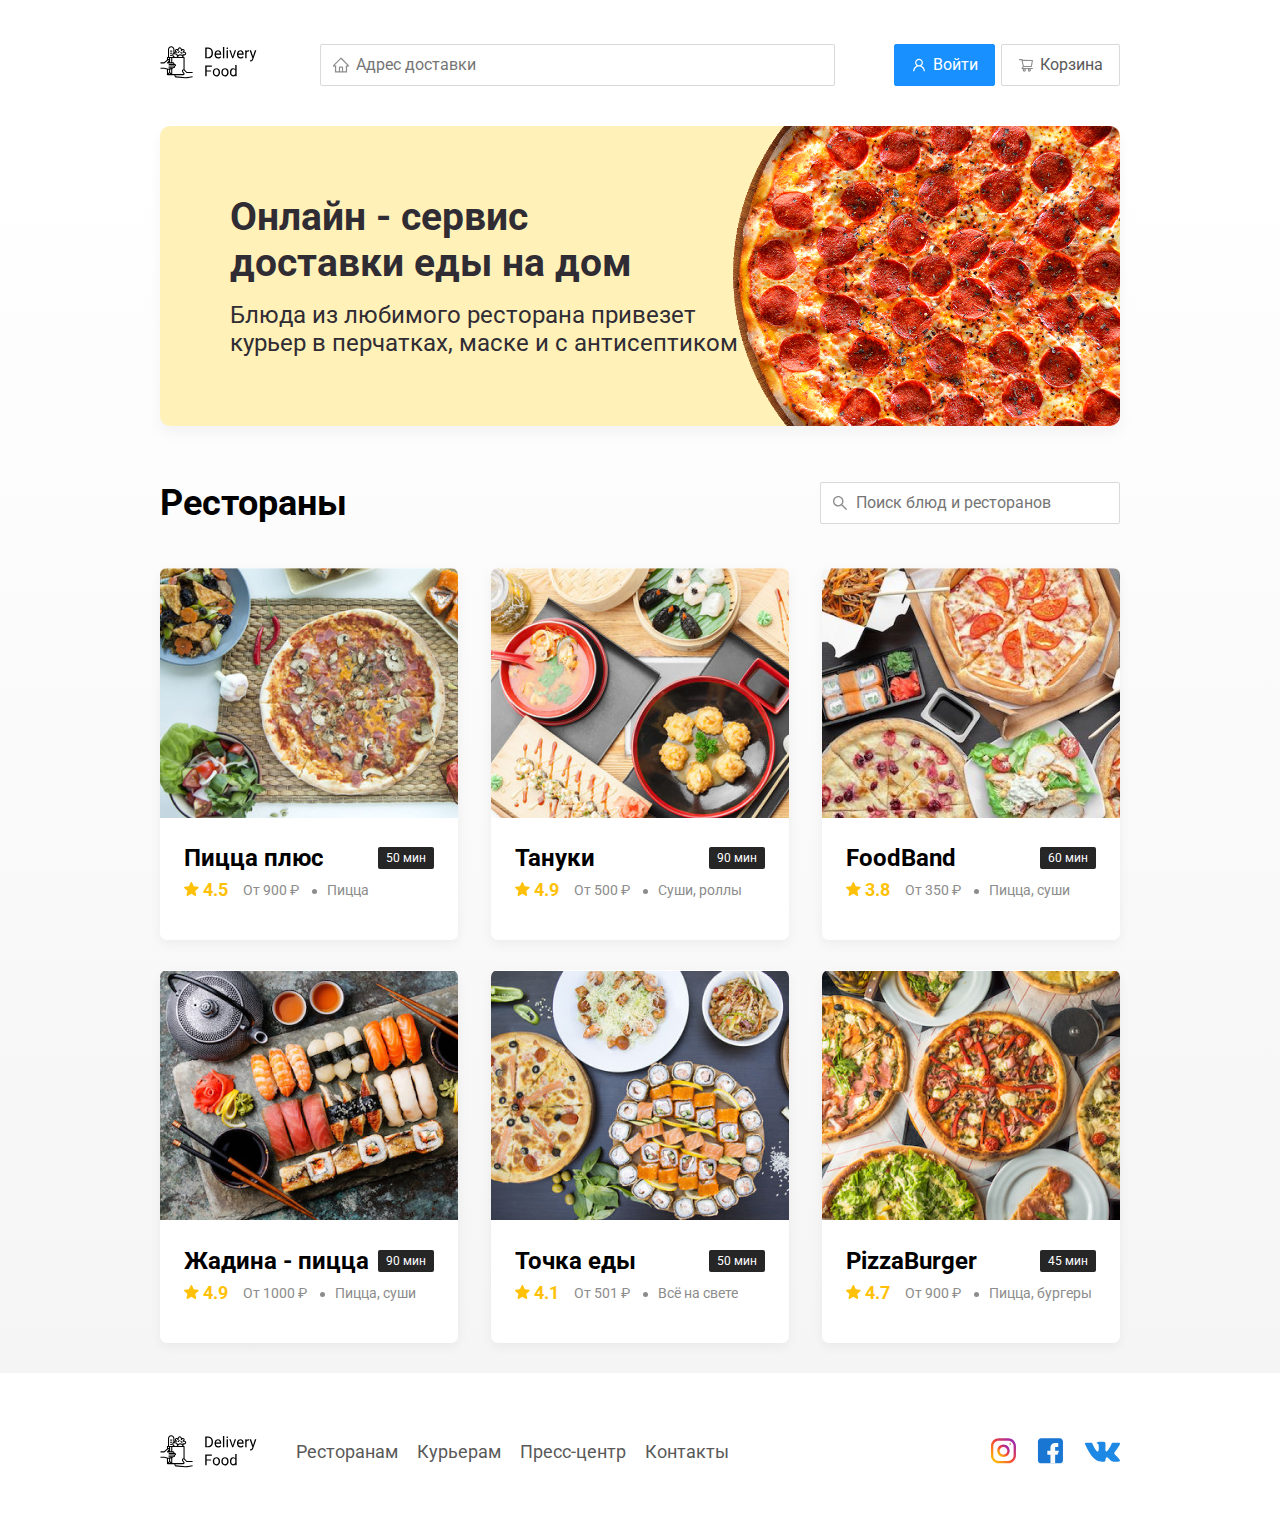
<file: index.html>
<!DOCTYPE html>
<html lang="ru">
<head>
	<meta charset="UTF-8">
	<meta name="viewport" content="width=device-width, initial-scale=1.0">
	<title>Delivery Food - Доставка еды на дом</title>
	<link rel="stylesheet" href="css/normalize.css">
	<link rel="stylesheet" href="css/style.css">
	<link href="https://fonts.googleapis.com/css?family=Roboto:400,700&display=swap&subset=cyrillic" rel="stylesheet">
</head>
<body>
	<div class="container">
		<!--	Шапка -->
		<header class="header">
			<!--	Логотип -->
			<a href="index.html" class="logo">
				<img src="img/logo.svg" alt="Logo">
			</a>
			<input type="text" class="input input-adress" placeholder="Адрес доставки"></input>
			<div class="buttons">
				<button class="button button-primary"> 
					<img src="img/user.svg" alt="" class="button-icon">
					<span class="button-text">Войти</span>
				</button>
				<button class="button">
					<img src="img/shopping-cart.svg" alt="" class="button-icon">
					<span class="button-text">Корзина</span>
				</button>
			</div>
		</header>	 
	</div>
	<!-- /. container -->

	<main class="main">
		<div class="container">
			<section class="promo">
				<h1 class="promo-title">Онлайн - сервис<br>доставки еды на дом</h1>
				<p class="promo-text">Блюда из любимого ресторана привезет<br>курьер в перчатках, маске и с антисептиком</p>
			</section>
			<section class="restaurans">
				<div class="section-heding">
					<h2 class="section-title">Рестораны</h2>
					<input type="text" class="input input-search" placeholder="Поиск блюд и ресторанов">
				</div>
				<div class="cards">
		
					<a href="restaurant.html" class="card">
						<img src="img/image.jpg" alt="image" class="card-image">
						<div class="card-text">
							<div class="card-heading">
								<h3 class="card-title">Пицца плюс</h3>
								<span class="tag card-tag">50 мин</span>
							</div>
							<!-- /.card-heading -->
							<div class="card-info">
								<div class="rating">
									<img src="img/rating.svg" alt="" class="rating-star">
									4.5
								</div>
								<div class="price">
									От 900 ₽
								</div>
								<div class="category">
									Пицца
								</div>
							</div>
							<!-- /.card-info -->
						</div>
						<!-- /.card-text -->
					</a>
					<!-- /.card -->
		
					<a href="restaurant.html" class="card">
						<img src="img/image-1.jpg" alt="image" class="card-image">
						<div class="card-text">
							<div class="card-heading">
								<h3 class="card-title">Тануки</h3>
								<span class="tag card-tag">90 мин</span>
							</div>
							<!-- /.card-heading -->
							<div class="card-info">
								<div class="rating">
									<img src="img/rating.svg" alt="" class="rating-star">
									4.9
								</div>
								<div class="price">
									От 500 ₽
								</div>
								<div class="category">
									Суши, роллы
								</div>
							</div>
							<!-- /.card-info -->
						</div>
						<!-- /.card-text -->
					</a>
					<!-- /.card -->
		
					<a href="restaurant.html" class="card">
						<img src="img/image-4.jpg" alt="image" class="card-image">
						<div class="card-text">
							<div class="card-heading">
								<h3 class="card-title">FoodBand</h3>
								<span class="tag card-tag">60 мин</span>
							</div>
							<!-- /.card-heading -->
							<div class="card-info">
								<div class="rating">
									<img src="img/rating.svg" alt="" class="rating-star">
									3.8
								</div>
								<div class="price">
									От 350 ₽
								</div>
								<div class="category">
									Пицца, суши
								</div>
							</div>
							<!-- /.card-info -->
						</div>
						<!-- /.card-text -->
					</a>
					<!-- /.card -->
		
					<a href="restaurant.html" class="card">
						<img src="img/image-2.jpg" alt="image" class="card-image">
						<div class="card-text">
							<div class="card-heading">
								<h3 class="card-title">Жадина - пицца</h3>
								<span class="tag card-tag">90 мин</span>
							</div>
							<!-- /.card-heading -->
							<div class="card-info">
								<div class="rating">
									<img src="img/rating.svg" alt="" class="rating-star">
									4.9
								</div>
								<div class="price">
									От 1000 ₽
								</div>
								<div class="category">
									Пицца, суши
								</div>
							</div>
							<!-- /.card-info -->
						</div>
						<!-- /.card-text -->
					</a>
					<!-- /.card -->
		
					<a href="restaurant.html" class="card">
						<img src="img/image-3.jpg" alt="image" class="card-image">
						<div class="card-text">
							<div class="card-heading">
								<h3 class="card-title">Точка еды</h3>
								<span class="tag card-tag">50 мин</span>
							</div>
							<!-- /.card-heading -->
							<div class="card-info">
								<div class="rating">
									<img src="img/rating.svg" alt="" class="rating-star">
									4.1
								</div>
								<div class="price">
									От 501 ₽
								</div>
								<div class="category">
									Всё на свете
								</div>
							</div>
							<!-- /.card-info -->
						</div>
						<!-- /.card-text -->
					</a>
					<!-- /.card -->
		
					<a href="restaurant.html" class="card">
						<img src="img/image-5.jpg" alt="image" class="card-image">
						<div class="card-text">
							<div class="card-heading">
								<h3 class="card-title">PizzaBurger</h3>
								<span class="tag card-tag">45 мин</span>
							</div>
							<!-- /.card-heading -->
							<div class="card-info">
								<div class="rating">
									<img src="img/rating.svg" alt="" class="rating-star">
									4.7
								</div>
								<div class="price">
									От 900 ₽
								</div>
								<div class="category">
									Пицца, бургеры
								</div>
							</div>
							<!-- /.card-info -->
						</div>
						<!-- /.card-text -->
					</a>
					<!-- /.card --> 
		
				</div>
				<!-- /.cards -->
			</section>
		</div>
		<!-- /.container -->
	</main>

	<footer class="footer">
		<div class="container">
			<div class="footer-block">
				<img src="img/logo.svg" alt="" class="logo footer-logo">
				<nav class="footer-nav">
					<a href="#" class="footer-link">Ресторанам</a>
					<a href="#" class="footer-link">Курьерам</a>
					<a href="#" class="footer-link">Пресс-центр</a>
					<a href="#" class="footer-link">Контакты</a>
				</nav>
				<div class="social-link">
					<a href="#" class="social-link"><img src="img/instagram.svg" alt=""></a>
					<a href="#" class="social-link"><img src="img/facebook.svg" alt=""></a>
					<a href="#" class="social-link"><img src="img/vk.svg" alt=""></a>
				</div>
			</div>
		</div>
	</footer>

</body>
</html>
</file>
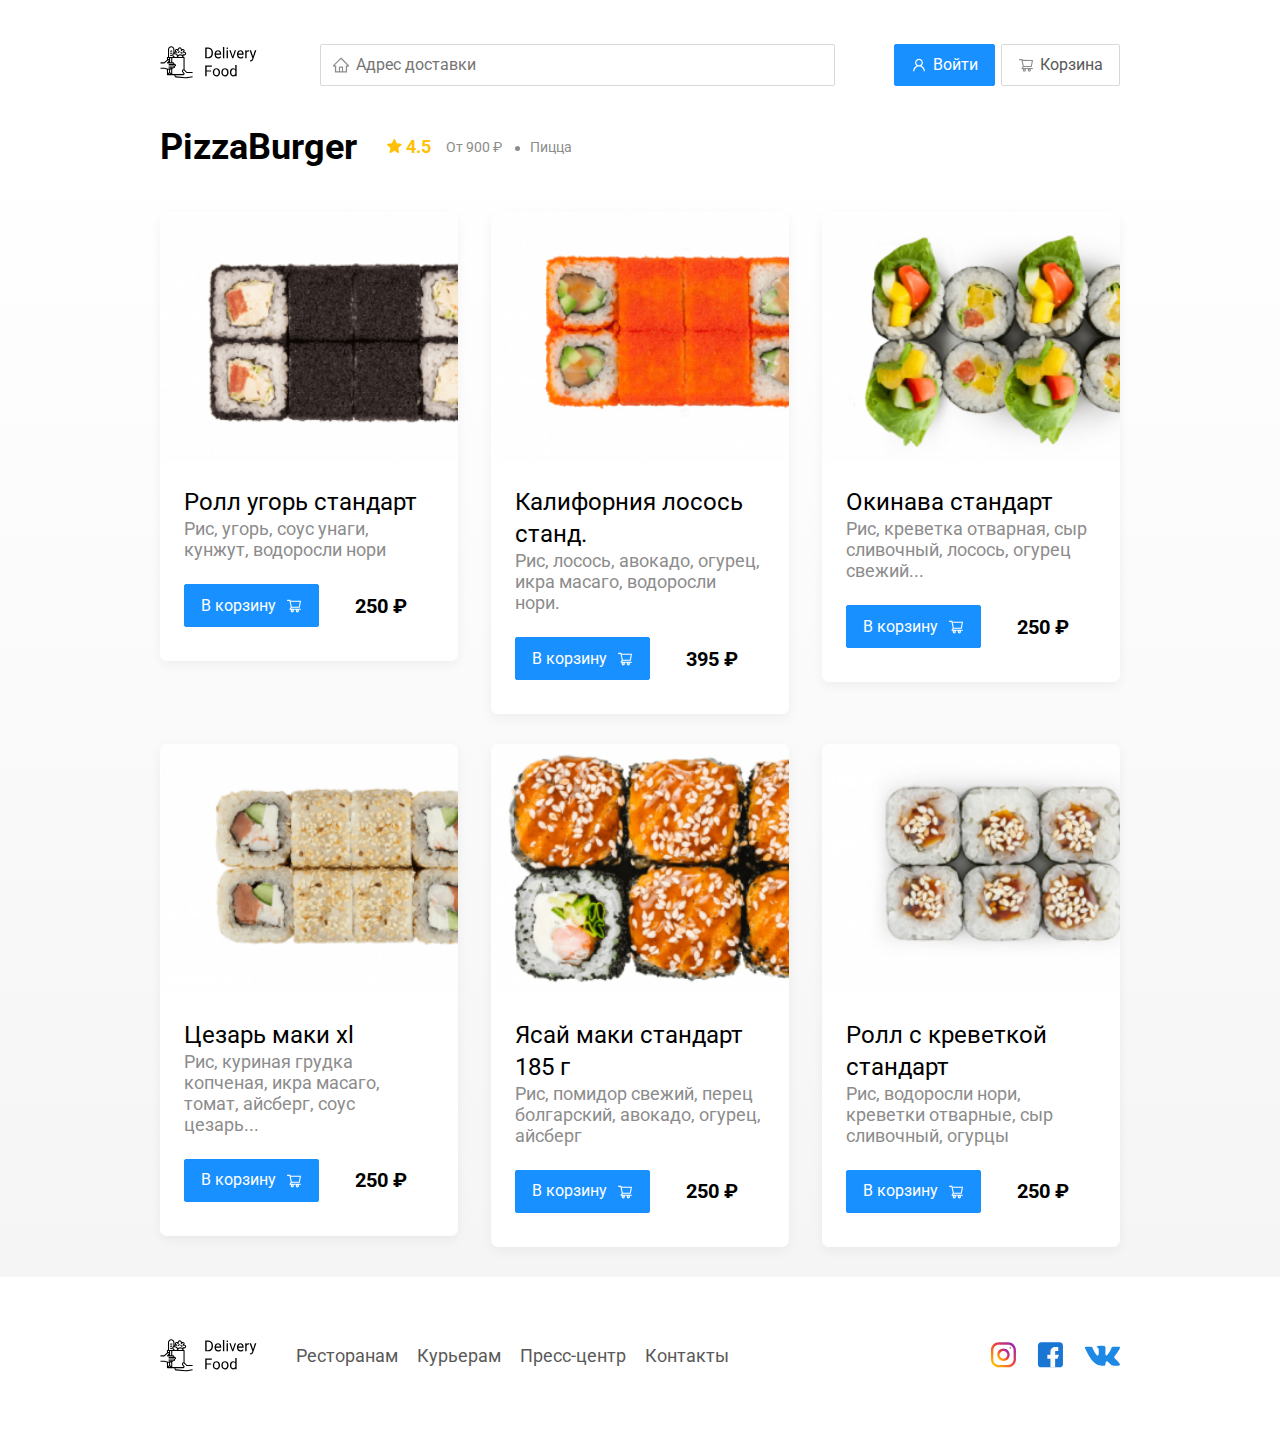
<file: restaurant.html>
<!DOCTYPE html>
<html lang="ru">
<head>
	<meta charset="UTF-8">
	<meta name="viewport" content="width=device-width, initial-scale=1.0">
	<title>PizzaBurger - Доставка еды на дом</title>
	<link rel="stylesheet" href="css/normalize.css">
	<link rel="stylesheet" href="css/animate.css">
	<link rel="stylesheet" href="css/style.css">
	<link href="https://fonts.googleapis.com/css?family=Roboto:400,700&display=swap&subset=cyrillic" rel="stylesheet">
</head>
<body>
	<div class="container">
		<!--	Шапка -->
		<header class="header">
			<!--	Логотип -->
			<a href="index.html" class="logo">
				<img src="img/logo.svg" alt="Logo">
			</a>
			<input type="text" class="input input-adress" placeholder="Адрес доставки"></input>
			<div class="buttons">
				<button class="button button-primary"> 
					<img src="img/user.svg" alt="" class="button-icon">
					<span class="button-text">Войти</span>
				</button>
				<button class="button" id="cart-button">
					<img src="img/shopping-cart.svg" alt="" class="button-icon">
					<span class="button-text">Корзина</span>
				</button>
			</div>
		</header>	 
	</div>
	<!-- /. container -->

	<main class="main">
		<div class="container">
			<section class="restaurans">
				<div class="section-heding">
					<h2 class="section-title">PizzaBurger</h2>
					<div class="card-info">
						<div class="rating">
							<img src="img/rating.svg" alt="" class="rating-star">
							4.5
						</div>
						<div class="price">
							От 900 ₽
						</div>
						<div class="category">
							Пицца
						</div>
					</div>
				</div>
				<div class="cards">
		
					<div class="card wow fadeInUp" data-wow-delay="0.1s">
						<img src="img/6.jpg" alt="image" class="card-image">
						<div class="card-text">
							<div class="card-heading">
								<h3 class="card-title card-title-reg">Ролл угорь стандарт</h3>
							</div>
							<!-- /.card-heading -->
							<div class="card-info">
								<div class="ingredients">
									Рис, угорь, соус унаги, кунжут, водоросли нори
								</div>
							</div>
							<!-- /.card-info -->
							<div class="card-buttons">
								<button class="button button-primary">
									<span class="button-card-text">В корзину</span>
									<img src="img/shoping-cart-white.svg" alt="shopping cart" class="button-card-image">
								</button>
								<strong class="card-price-bold">250 ₽</strong>
							</div>
						</div>
						<!-- /.card-text -->
					</div>
					<!-- /.card -->
		
					<div class="card wow fadeInUp" data-wow-delay="0.2s">
						<img src="img/7.jpg" alt="image" class="card-image">
						<div class="card-text">
							<div class="card-heading">
								<h3 class="card-title card-title-reg">Калифорния лосось станд.</h3>
							</div>
							<!-- /.card-heading -->
							<div class="card-info">
								<div class="ingredients">
									Рис, лосось, авокадо, огурец, икра масаго, водоросли нори.
								</div>
							</div>
							<!-- /.card-info -->
							<div class="card-buttons">
								<button class="button button-primary">
									<span class="button-card-text">В корзину</span>
									<img src="img/shoping-cart-white.svg" alt="shopping cart" class="button-card-image">
								</button>
								<strong class="card-price-bold">395 ₽</strong>
							</div>
						</div>
						<!-- /.card-text -->
					</div>
					<!-- /.card -->
		
					<div class="card wow fadeInUp" data-wow-delay="0.3s">
						<img src="img/8.jpg" alt="image" class="card-image">
						<div class="card-text">
							<div class="card-heading">
								<h3 class="card-title card-title-reg">Окинава стандарт</h3>
							</div>
							<!-- /.card-heading -->
							<div class="card-info">
								<div class="ingredients">
									Рис, креветка отварная, сыр сливочный, лосось, огурец свежий...
								</div>
							</div>
							<!-- /.card-info -->
							<div class="card-buttons">
								<button class="button button-primary">
									<span class="button-card-text">В корзину</span>
									<img src="img/shoping-cart-white.svg" alt="shopping cart" class="button-card-image">
								</button>
								<strong class="card-price-bold">250 ₽</strong>
							</div>
						</div>
						<!-- /.card-text -->
					</div>
					<!-- /.card -->
		
					<div class="card wow fadeInUp" data-wow-delay="0.4s">
						<img src="img/9.jpg" alt="image" class="card-image">
						<div class="card-text">
							<div class="card-heading">
								<h3 class="card-title card-title-reg">Цезарь маки хl</h3>
							</div>
							<!-- /.card-heading -->
							<div class="card-info">
								<div class="ingredients">
									Рис, куриная грудка копченая, икра масаго, томат, айсберг, соус цезарь...
								</div>
							</div>
							<!-- /.card-info -->
							<div class="card-buttons">
								<button class="button button-primary">
									<span class="button-card-text">В корзину</span>
									<img src="img/shoping-cart-white.svg" alt="shopping cart" class="button-card-image">
								</button>
								<strong class="card-price-bold">250 ₽</strong>
							</div>
						</div>
						<!-- /.card-text -->
					</div>
					<!-- /.card -->
		 
					<div class="card wow fadeInUp" data-wow-delay="0.5s">
						<img src="img/10.jpg" alt="image" class="card-image">
						<div class="card-text">
							<div class="card-heading">
								<h3 class="card-title card-title-reg">Ясай маки стандарт 185 г</h3>
							</div>
							<!-- /.card-heading -->
							<div class="card-info">
								<div class="ingredients">
									Рис, помидор свежий, перец болгарский, авокадо, огурец, айсберг
								</div>
							</div>
							<!-- /.card-info -->
							<div class="card-buttons">
								<button class="button button-primary">
									<span class="button-card-text">В корзину</span>
									<img src="img/shoping-cart-white.svg" alt="shopping cart" class="button-card-image">
								</button>
								<strong class="card-price-bold">250 ₽</strong>
							</div>
						</div>
						<!-- /.card-text -->
					</div>
					<!-- /.card -->
		
					<div class="card wow fadeInUp" data-wow-delay="0.6s">
						<img src="img/11.jpg" alt="image" class="card-image">
						<div class="card-text">
							<div class="card-heading">
								<h3 class="card-title card-title-reg">Ролл с креветкой стандарт</h3>
							</div>
							<!-- /.card-heading -->
							<div class="card-info">
								<div class="ingredients">
									Рис, водоросли нори, креветки отварные, сыр сливочный, огурцы
								</div>
							</div>
							<!-- /.card-info -->
							<div class="card-buttons">
								<button class="button button-primary">
									<span class="button-card-text">В корзину</span>
									<img src="img/shoping-cart-white.svg" alt="shopping cart" class="button-card-image">
								</button>
								<strong class="card-price-bold">250 ₽</strong>
							</div>
						</div>
						<!-- /.card-text -->
					</div>
					<!-- /.card --> 
		
				</div>
				<!-- /.cards -->
			</section>
		</div>
		<!-- /.container -->
	</main>

	<footer class="footer">
		<div class="container">
			<div class="footer-block">
				<img src="img/logo.svg" alt="" class="logo footer-logo">
				<nav class="footer-nav">
					<a href="#" class="footer-link">Ресторанам</a>
					<a href="#" class="footer-link">Курьерам</a>
					<a href="#" class="footer-link">Пресс-центр</a>
					<a href="#" class="footer-link">Контакты</a>
				</nav>
				<div class="social-link">
					<a href="#" class="social-link"><img src="img/instagram.svg" alt=""></a>
					<a href="#" class="social-link"><img src="img/facebook.svg" alt=""></a>
					<a href="#" class="social-link"><img src="img/vk.svg" alt=""></a>
				</div>
			</div>
		</div>
	</footer>

	<div class="modal">
		<div class="modal-dialog">
			<div class="modal-header">
				<h3 class="modal-title">Корзина</h3>
				<button class="close">&times;</button>
			</div>
			<div class="modal-body">
				<div class="food-row">
					<span class="food-name">Ролл угорь стандарт</span>
					<strong class="food-price">250 ₽</strong>
					<div class="food-counter">
						<button class="counter-button">-</button>
						<span class="counter">1</span>
						<button class="counter-button">+</button>
					</div>
				</div>
				<div class="food-row">
					<span class="food-name">Ролл угорь стандарт</span>
					<strong class="food-price">250 ₽</strong>
					<div class="food-counter">
						<button class="counter-button">-</button>
						<span class="counter">1</span>
						<button class="counter-button">+</button>
					</div>
				</div>
				<div class="food-row">
					<span class="food-name">Ролл угорь стандарт</span>
					<strong class="food-price">250 ₽</strong>
					<div class="food-counter">
						<button class="counter-button">-</button>
						<span class="counter">1</span>
						<button class="counter-button">+</button>
					</div>
				</div>
				<div class="food-row">
					<span class="food-name">Ролл угорь стандарт</span>
					<strong class="food-price">250 ₽</strong>
					<div class="food-counter">
						<button class="counter-button">-</button>
						<span class="counter">1</span>
						<button class="counter-button">+</button>
					</div>
				</div>
				<div class="food-row">
					<span class="food-name">Ролл угорь стандарт</span>
					<strong class="food-price">250 ₽</strong>
					<div class="food-counter">
						<button class="counter-button">-</button>
						<span class="counter">1</span>
						<button class="counter-button">+</button>
					</div>
				</div>
				<!-- /.foods-row -->
			</div>
			<!-- /.modal-body -->
			<div class="modal-footer">
				<span class="modal-pricetag">1250 ₽</span>	
				<div class="footer-buttons">
					<button class="button button-primary">Оформить заказ</button>
					<button class="button">Отмена</button>
				</div>
			</div>
			<!-- /.modal-footer -->
			<!-- /.modal-header -->
		</div>
	</div>
<script src="js/wow.min.js"></script>
<script src="js/main.js"></script>
</body>
</html>
</file>
<file: css/style.css>
* {
	box-sizing: border-box; /* Для всех элементов - чтобы правильно высчитывались отступы (margin) - не увеличивали размер самого элемента*/
}

body {
	font-family: 'Roboto', sans-serif;
	padding-top: 44px;
}

h1, h2, h3, p {
	margin: 0;
}

.container {
	max-width: 1200px;
	margin: auto;
}

.header {
	display: flex;
	align-items: center;
	justify-content: space-between;
	margin-bottom: 40px;
}

.input {
	background: #FFFFFF;
	color: #BFBFBF;
	border: 1px solid #D9D9D9;
	border-radius: 2px;
	font-size: 16px;
	line-height: 24px;
	padding: 8px;
	padding-left: 35px;
	background-repeat: no-repeat;
	background-position: left 11px center;
}


.input-adress {
	flex: 0.8;
	background-image: url(../img/home.svg);
}

.input-search {
	width: 300px;
	background-image: url(../img/search.svg);
	margin-left: auto;
}

.buttons {
	display: flex;
	align-items: center;
}

.button {
	display: flex;
	align-items: center;
	padding: 8px 16px;

	background: #FFFFFF;

	border: 1px solid #D9D9D9;
	box-shadow: 0px 0px 2px rgba(0, 0, 0, 0.0015);
	border-radius: 2px;
	font-size: 16px;
	line-height: 24px;
	color: #595959;
}

.button-primary {
	background: #1890ff;
	border: 1px solid #1890ff;
	color: #fff;
	margin-right: 6px;
}

.button-icon {
	margin-right: 6px;
}

.button-card-text {
	margin-right: 10px;
}

.promo {
	box-shadow: 0px 7px 12px rgba(158, 158, 163, 0.1);
	height: 300px;
	background: #FFF1B8 url(../img/pizza.png) no-repeat center right -100px / 500px;
	border-radius: 10px;
	padding: 68px 70px;
	margin-bottom: 56px;
}

.promo-title {
	font-style: normal;
	font-weight: bold;
	font-size: 39px;
	line-height: 46px;
	color: #302C34;
}

.promo-text {
	font-weight: normal;
	font-size: 24px;
	line-height: 28px;	
	color: #302C34;
	padding-top: 15px;
} 

.main {
	background: linear-gradient(180deg, rgba(245, 245, 245, 0) 1.04%, #F5F5F5 100%);
}

.section-heding {
	display: flex;
	align-items: center;
	margin-bottom: 44px;
}

.section-title {
	font-style: normal;
	font-weight: bold;
	font-size: 36px;
	line-height: 42px;

	color: #000000;

	margin-right: 30px;
}

.cards {
	display: flex;
	flex-wrap: wrap;
	align-items: flex-start;
	justify-content: space-between;
}

.card {
	background: #FFFFFF;
	box-shadow: 0px 4px 12px rgba(0, 0, 0, 0.05);
	border-radius: 7px;
	overflow: hidden;
	margin-bottom: 30px;
	flex-basis: 31%;
	text-decoration: none;
}

.card-image {
	width: 384px;
	height: 250px;
	object-fit: cover;
}

.card-text {
	padding: 20px 24px 34px;
}

.card-heading {
	display: flex;
	align-items: center;
	justify-content: space-between;
}

.card-title {
	margin: 0;
	font-style: normal;
	font-weight: bold;
	font-size: 24px;
	line-height: 32px;

	color: #000000;
}

.card-title-reg {
	font-weight: 400;
}

.card-tag {
	font-style: normal;
	font-weight: normal;
	font-size: 12px;
	line-height: 20px;
	color: white;
	background: #262626;
	border-radius: 2px;
	padding: 1px 8px;
}

.card-info {
	display: flex;
	align-items: center;
	flex-wrap: wrap;
}

.card-buttons {
	display: flex;
	align-items: center;
	margin-top: 24px;
}

.card-price-bold {
	font-weight: bold;
	font-size: 20px;
	line-height: 32px;
	margin-left: 30px;
}

.rating {
	margin-right: 26px;
	font-weight: bold;
	font-size: 18px;
	line-height: 32px;
	
	color: #FFC107;
}

.price, 
.category {
	font-size: 18px;
	line-height: 32px;
	color: #8C8C8C;
}

.category {
	text-overflow: ellipsis;
	overflow: hidden;
	white-space: nowrap;
	max-width: 150px;
}

.price {
	margin-right: 10px;
}

.ingredients {
	font-size: 18px;
	line-height: 21px;
	color: #8C8C8C;
}

.price:after {
	content: "";
	width: 5px;	
	height: 5px;
	background-color: #8C8C8C ;
	display: inline-block;
	vertical-align: middle;
	border-radius: 50%;
	margin-left: 10px;
}

.footer {
	padding: 60px 0;
}

.footer-block {
	display: flex;
	align-items: center;
	justify-content: space-between;
}

.footer-nav {
	margin-left: 35px;
	margin-right: auto;
}

.footer-link {
	display: inline-block;
	color: #595959;
	text-decoration: none;

	font-style: normal;
	font-weight: normal;
	font-size: 18px;
	line-height: 21px;
	/* identical to box height */
	
	/* Gray / gray-8 */
	
	color: #595959;
}

.footer-link:not(:last-child) {
	margin-right: 15px;
}

.social-link {
	display: flex;
	align-items: center;
}

.social-link:not(:last-child) {
	margin-right: 21px;
}

.modal {
	position: fixed;
	left: 0;
	top: 0;
	width: 100%;
	height: 100%;

	background: rgba(0, 0, 0, 0.4);
	display: none;
}

.is-open {
	display: flex;
}

.modal-dialog {
	max-width: 780px;
	width: 95%;
	background: #FFFFFF;
	border-radius: 5px;
	margin: auto;

	padding: 40px 45px;
}

.modal-header {
	display: flex;
	align-items: center;
	justify-content: space-between;
	margin-bottom: 45px;
}

.modal-title {
	margin: 0;
	font-style: normal;
	font-weight: bold;
	font-size: 36px;
	line-height: 42px;

	color: #000000;
}

.close {
	font-size: 36px;
	border: none;
	background-color: transparent;
}

.modal-body {
	margin-bottom: 52px;
}

.food-row {
	display: flex;
	align-items: flex-start;
	justify-content: space-between;
	padding-bottom: 8px;
	border-bottom: 1px solid #d9d9d9;
	margin-bottom: 15px; 
}

.food-name {
	font-weight: normal;
	font-size: 18px;
	line-height: 32px;
}

.food-price {
	margin-left: auto;
	margin-right: 47px;

	font-style: normal;
	font-weight: bold;
	font-size: 20px;
	line-height: 32px;
}

.food-counter {
	display: flex;
	align-items: center;

}

.counter-button {
	display: flex;
	align-items: center;
	justify-content: center;

	width: 39px;
	height: 32px;

	background: #ffffff;
	border: 1px solid #40a9ff;
	box-sizing: border-box;
	border-radius: 2px;

	font-weight: normal;
	font-size: 14px;
	line-height: 22px;
	color: #40a9ff;
}

.counter {
	font-size: 16px;
	line-height: 24px;

	margin-left: 10px;
	margin-right: 10px;
}

.modal-footer {
	display: flex;
	align-items: center;
	justify-content: space-between;
}

.footer-buttons {
	display: flex;
	align-items: center;
}

.modal-pricetag {
	background: #262626;
	border-radius: 5px;
	color: #ffffff;
	padding: 15px 20px;
	font-size: 20px;
	line-height: 23px;



}

@media (max-width: 1366px) {
	.container {
		max-width: 960px;
	}
	.promo {
		background-size: 500px;
	}
	.rating {
		margin-right: 15px;
	}
	.category, .price {
		font-size: 14px;
	}
}

@media (max-width: 992px) {
	.container {
		max-width: 750px;
	}

	.promo {
		padding: 50px;
		background-size: 300px;
	}

	.promo-text {
		font-size: 18px;
		max-width: 400px;
	}

	.card {
		flex-basis: 49%;
	}

	.footer-link {
		font-size: 16px;
	}
}

@media (max-width: 768px) {
	.container {
		max-width: 560px;
	}

	.card-info {
		flex-wrap: wrap;
	}

	.card .rating {
		flex-basis: 100%;
	}

	.card-title {
		font-size: 18px;
	}

	.promo {
		background-size: 240px;
	}

	.promo-title {
		font-size: 24px;
		line-height: 1.4;
	}

	.promo-text {
		margin-top: 0;
	}
}

@media(max-width: 570px) {
	.container {
		width: 90%;
	}

	.header {
		flex-wrap: wrap;
	}

	.input-adress {
		order: 5;
		margin-top: 15px;
		flex: 1;
	}

	.promo {
		background-image: none;
	}

	.section-title {
		font-size: 20px;
	}
	
	.card {
		flex-basis: 100%;
	}

	.card-image {
		width: 100%;
	}

	.footer {
		padding: 30px 0;
	}

	.footer-block {
		align-items: flex-start;
	}

	.footer-nav {
		margin-left: 0;
		margin-right: 0;
		order: 0;
		display: flex;
		flex-direction:column;
	}

	.footer-logo {
		margin-right: 15px;
		order: 1;
	}
	.social-link {
		order: 2;
	}
}

@media (max-width: 480px) {

	.button-text {
		display: none;
	}

	.button-icon {
		margin: 0;
	}

	.promo {
		padding: 20px;
	}

	.section-heding {
		flex-wrap: wrap;
	}

	.footer-block {
		flex-wrap: wrap;
		flex-direction: column;
		align-items: center;
	}

	.footer-logo {
		order: 0;
		margin-bottom: 20px;
	}

	.footer-nav {
		margin-bottom: 20px;
		text-align: center;
	}
	
	.footer-link:not(:last-child) {
		margin-right: 0;
	}
}
</file>
